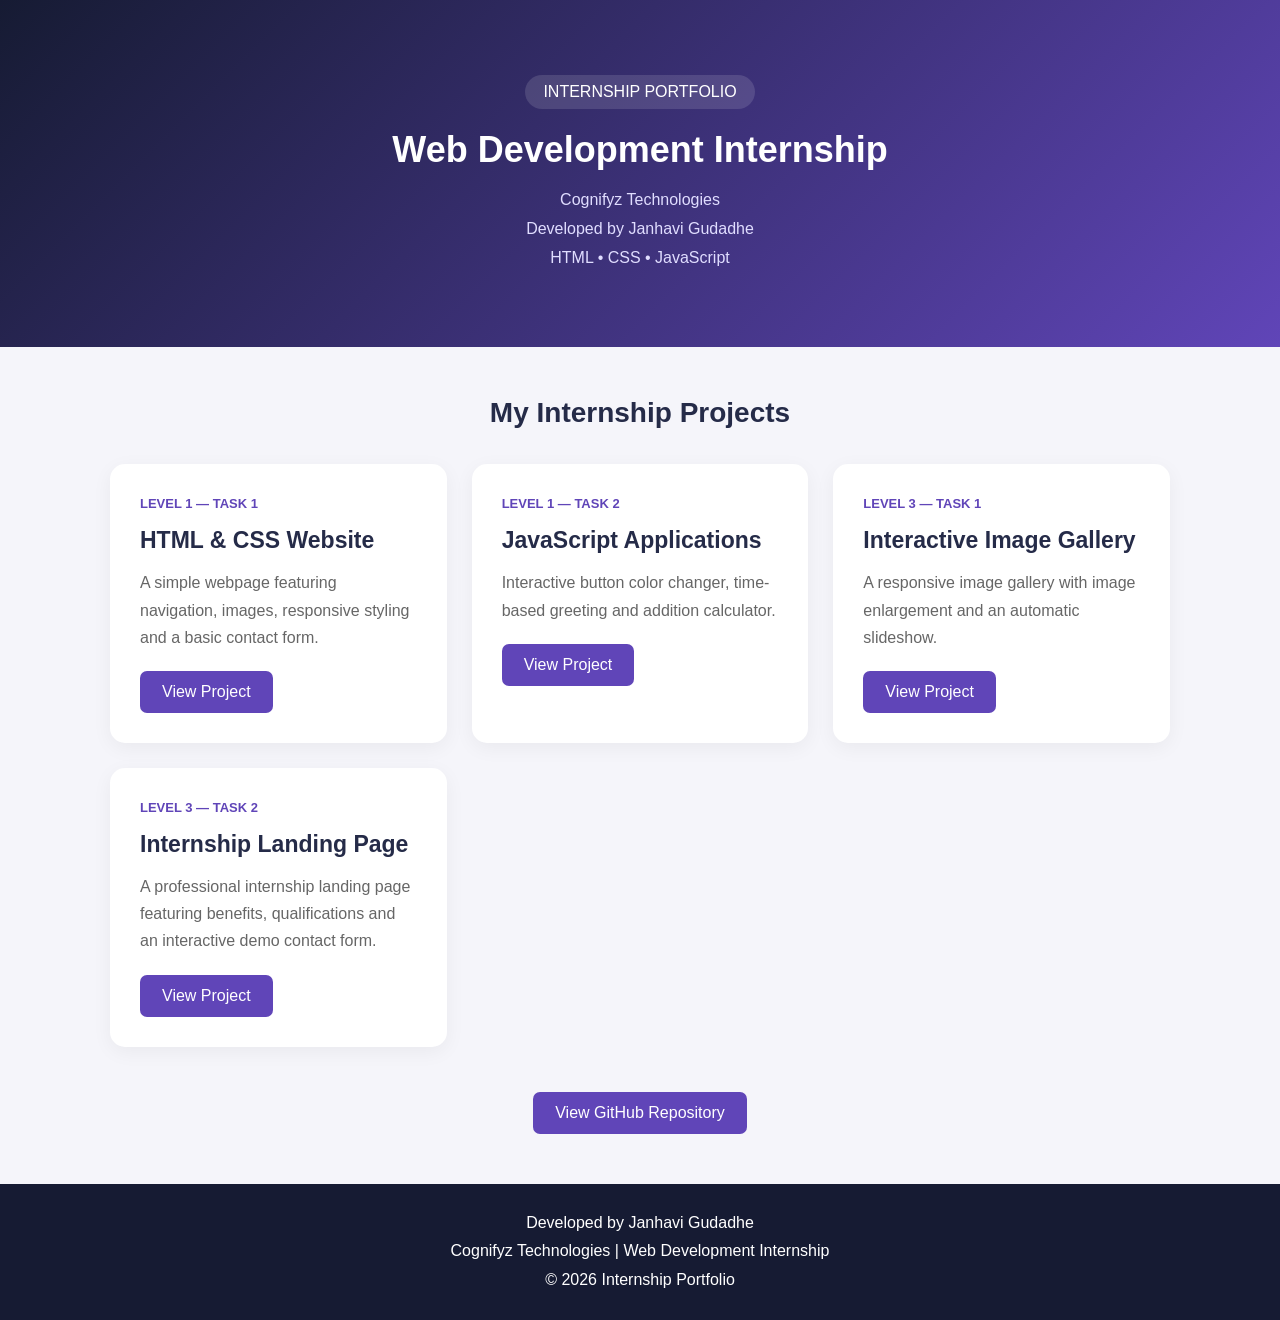
<file: index.html>
<!DOCTYPE html>
<html lang="en">
<head>
    <meta charset="UTF-8">
    <meta name="viewport" content="width=device-width, initial-scale=1.0">
    <title>Cognifyz Internship Portfolio</title>

    <style>
        * {
            margin: 0;
            padding: 0;
            box-sizing: border-box;
        }

        body {
            font-family: Arial, sans-serif;
            background: #f5f5fa;
            color: #252b48;
        }

        header {
            background: linear-gradient(135deg, #161b33, #6045b8);
            color: white;
            text-align: center;
            padding: 75px 20px;
        }

        header h1 {
            font-size: 36px;
            margin-bottom: 15px;
        }

        header p {
            line-height: 1.8;
            color: #e0ddff;
        }

        .tag {
            display: inline-block;
            background: #ffffff20;
            padding: 8px 18px;
            border-radius: 25px;
            margin-bottom: 20px;
        }

        .container {
            max-width: 1100px;
            margin: auto;
            padding: 50px 20px;
        }

        .section-title {
            text-align: center;
            margin-bottom: 35px;
            font-size: 28px;
        }

        .projects {
            display: grid;
            grid-template-columns: repeat(auto-fit, minmax(280px, 1fr));
            gap: 25px;
        }

        .card {
            background: white;
            padding: 30px;
            border-radius: 15px;
            box-shadow: 0 5px 20px #0000000d;
            transition: 0.3s;
        }

        .card:hover {
            transform: translateY(-6px);
        }

        .level {
            color: #6045b8;
            font-size: 13px;
            font-weight: bold;
        }

        .card h2 {
            margin: 15px 0;
            font-size: 23px;
        }

        .card p {
            color: #666;
            line-height: 1.7;
            margin-bottom: 20px;
        }

        .btn {
            display: inline-block;
            background: #6045b8;
            color: white;
            padding: 12px 22px;
            border-radius: 7px;
            text-decoration: none;
        }

        .btn:hover {
            background: #46308d;
        }

        .github {
            text-align: center;
            margin-top: 45px;
        }

        footer {
            background: #161b33;
            color: white;
            text-align: center;
            padding: 25px;
            line-height: 1.8;
        }
    </style>
</head>

<body>

    <header>
        <span class="tag">INTERNSHIP PORTFOLIO</span>

        <h1>Web Development Internship</h1>

        <p>Cognifyz Technologies</p>
        <p>Developed by Janhavi Gudadhe</p>
        <p>HTML • CSS • JavaScript</p>
    </header>

    <main class="container">

        <h2 class="section-title">My Internship Projects</h2>

        <div class="projects">

            <div class="card">
                <span class="level">LEVEL 1 — TASK 1</span>
                <h2>HTML & CSS Website</h2>
                <p>
                    A simple webpage featuring navigation,
                    images, responsive styling and a basic
                    contact form.
                </p>

                <a class="btn"
                   href="Desktop/Cognifyz-Web-Development-Internship/level-1/task-1/index.html"
                   target="_blank" rel="noopener">
                    View Project
                </a>
            </div>

            <div class="card">
                <span class="level">LEVEL 1 — TASK 2</span>
                <h2>JavaScript Applications</h2>
                <p>
                    Interactive button color changer,
                    time-based greeting and addition calculator.
                </p>

                <a class="btn"
                   href="Desktop/Cognifyz-Web-Development-Internship/level-1/task-2/index.html"
                   target="_blank" rel="noopener">
                    View Project
                </a>
            </div>

            <div class="card">
                <span class="level">LEVEL 3 — TASK 1</span>
                <h2>Interactive Image Gallery</h2>
                <p>
                    A responsive image gallery with image
                    enlargement and an automatic slideshow.
                </p>

                <a class="btn"
                   href="Desktop/Cognifyz-Web-Development-Internship/level-3/Task-1/index.html"
                   target="_blank" rel="noopener">
                    View Project
                </a>
            </div>

            <div class="card">
                <span class="level">LEVEL 3 — TASK 2</span>
                <h2>Internship Landing Page</h2>
                <p>
                    A professional internship landing page
                    featuring benefits, qualifications and
                    an interactive demo contact form.
                </p>

                <a class="btn"
                   href="Desktop/Cognifyz-Web-Development-Internship/level-3/Task-2/index.html"
                   target="_blank" rel="noopener">
                    View Project
                </a>
            </div>

        </div>

        <div class="github">
            <a class="btn"
               href="https://github.com/gudadhejanhavi4045-pixel/Cognifyz-Web-Development-Internship"
               target="_blank" rel="noopener">
                View GitHub Repository
            </a>
        </div>

    </main>

    <footer>
        <p>Developed by Janhavi Gudadhe</p>
        <p>Cognifyz Technologies | Web Development Internship</p>
        <p>© 2026 Internship Portfolio</p>
    </footer>

</body>
</html>
</file>
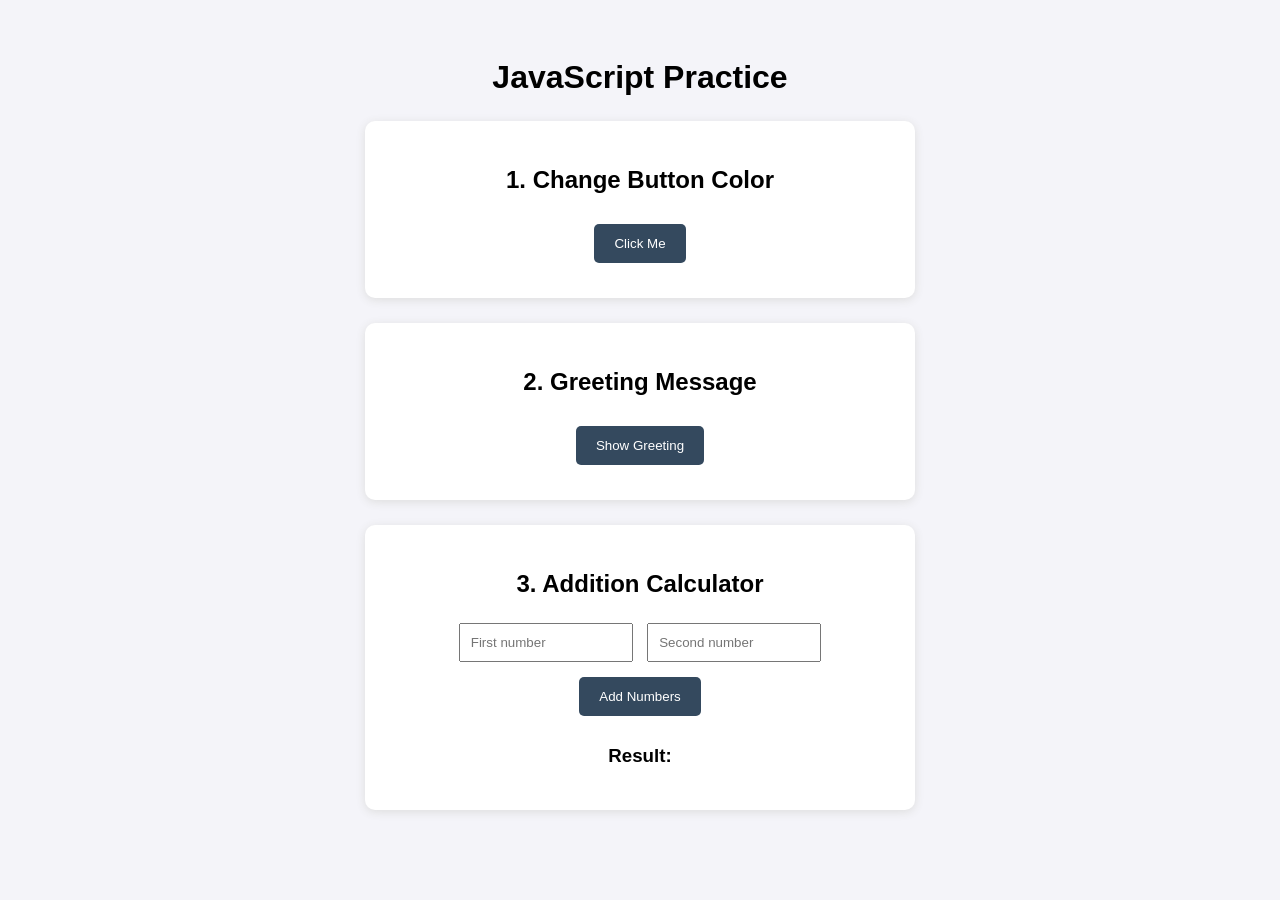
<file: Desktop/Cognifyz-Web-Development-Internship/level-1/task-2/index.html>
<!DOCTYPE html>
<html lang="en">
<head>
    <meta charset="UTF-8">
    <meta name="viewport" content="width=device-width, initial-scale=1.0">
    <title>JavaScript Projects</title>
    <link rel="stylesheet" href="style.css">
</head>
<body>

    <h1>JavaScript Practice</h1>

    <section>
        <h2>1. Change Button Color</h2>
        <button id="colorButton" onclick="changeColor()">
            Click Me
        </button>
    </section>

    <section>
        <h2>2. Greeting Message</h2>
        <button onclick="showGreeting()">
            Show Greeting
        </button>
    </section>

    <section>
        <h2>3. Addition Calculator</h2>
        <input type="number" id="num1" placeholder="First number">
        <input type="number" id="num2" placeholder="Second number">
        <button onclick="calculateSum()">Add Numbers</button>

        <h3 id="result">Result: </h3>
    </section>

    <script src="script.js"></script>
</body>
</html>
</file>
<file: Desktop/Cognifyz-Web-Development-Internship/level-1/task-2/style.css>
body {
    font-family: Arial, sans-serif;
    text-align: center;
    background: #f4f4f9;
    padding: 30px;
}

section {
    background: white;
    margin: 25px auto;
    padding: 25px;
    max-width: 500px;
    border-radius: 10px;
    box-shadow: 0 2px 10px #ddd;
}

button {
    padding: 12px 20px;
    margin: 10px;
    border: none;
    border-radius: 5px;
    background: #34495e;
    color: white;
    cursor: pointer;
}

input {
    padding: 10px;
    margin: 5px;
    width: 150px;
}
</file>
